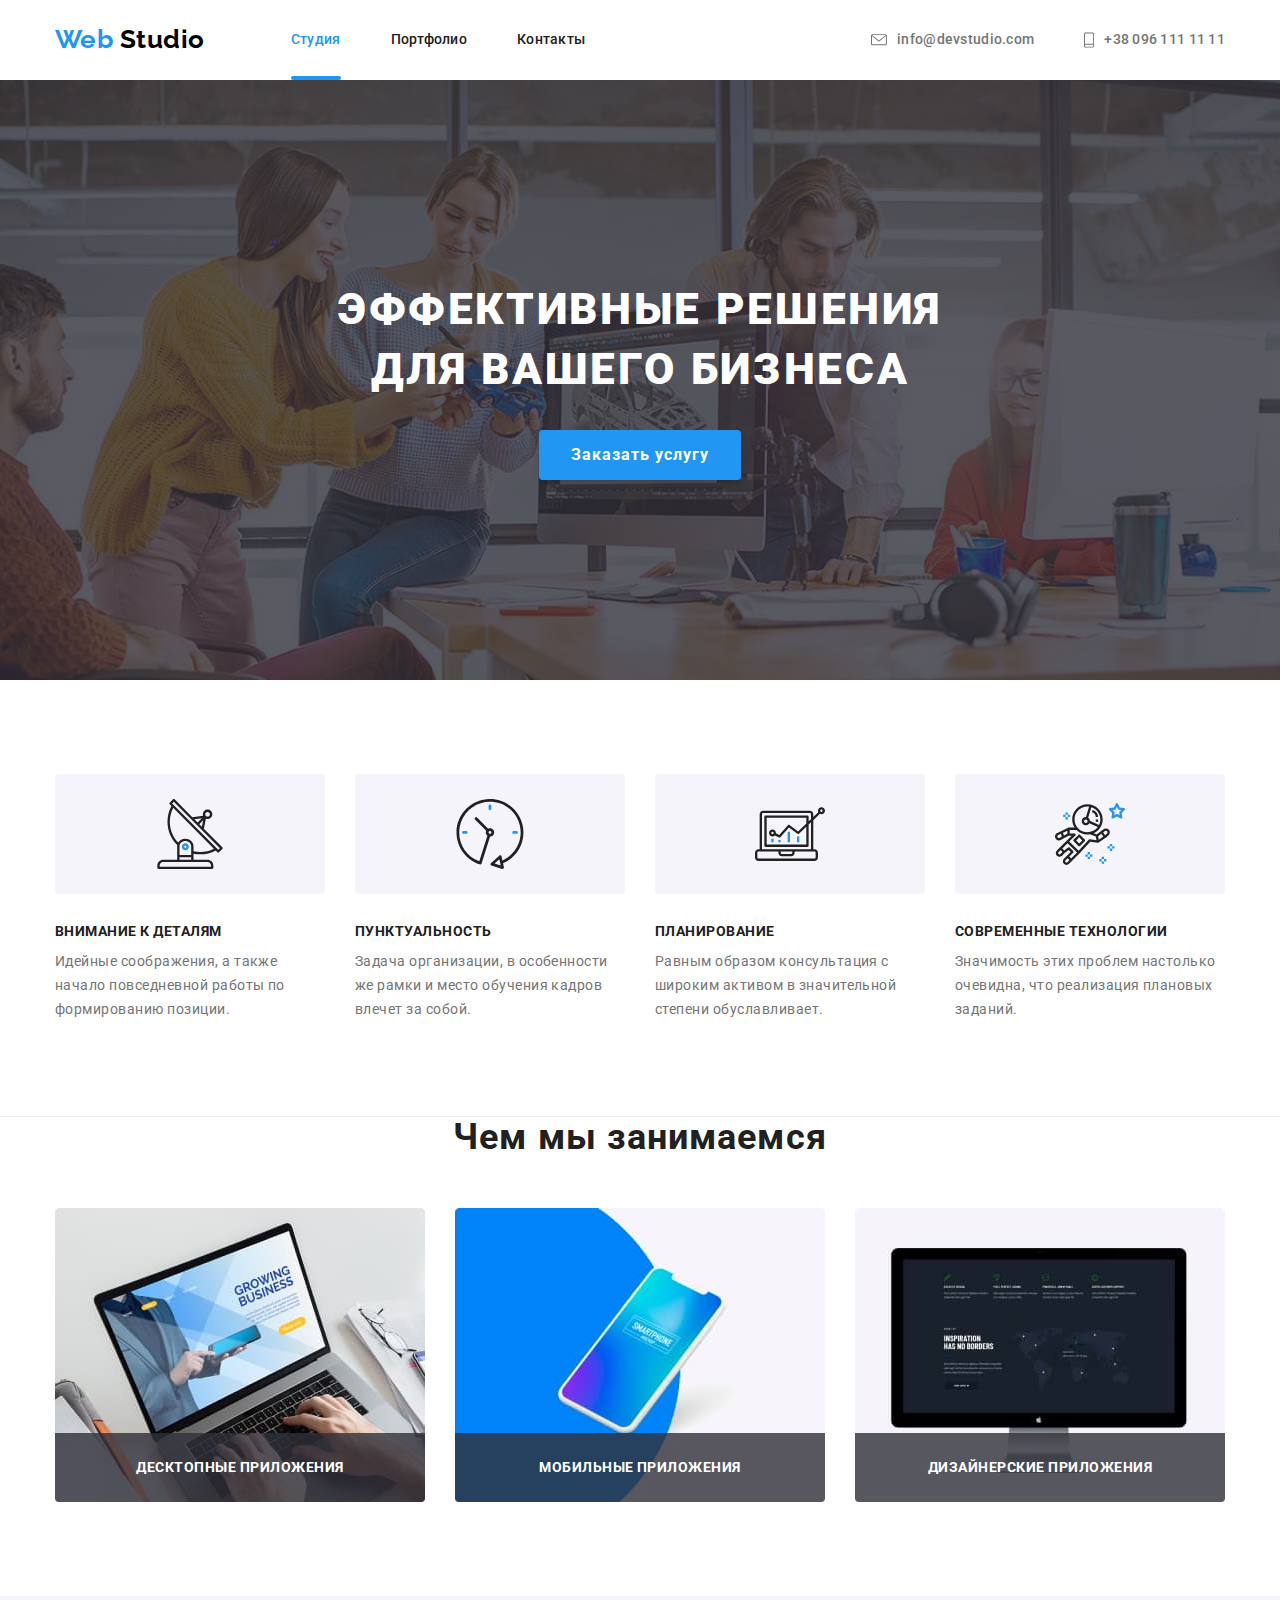
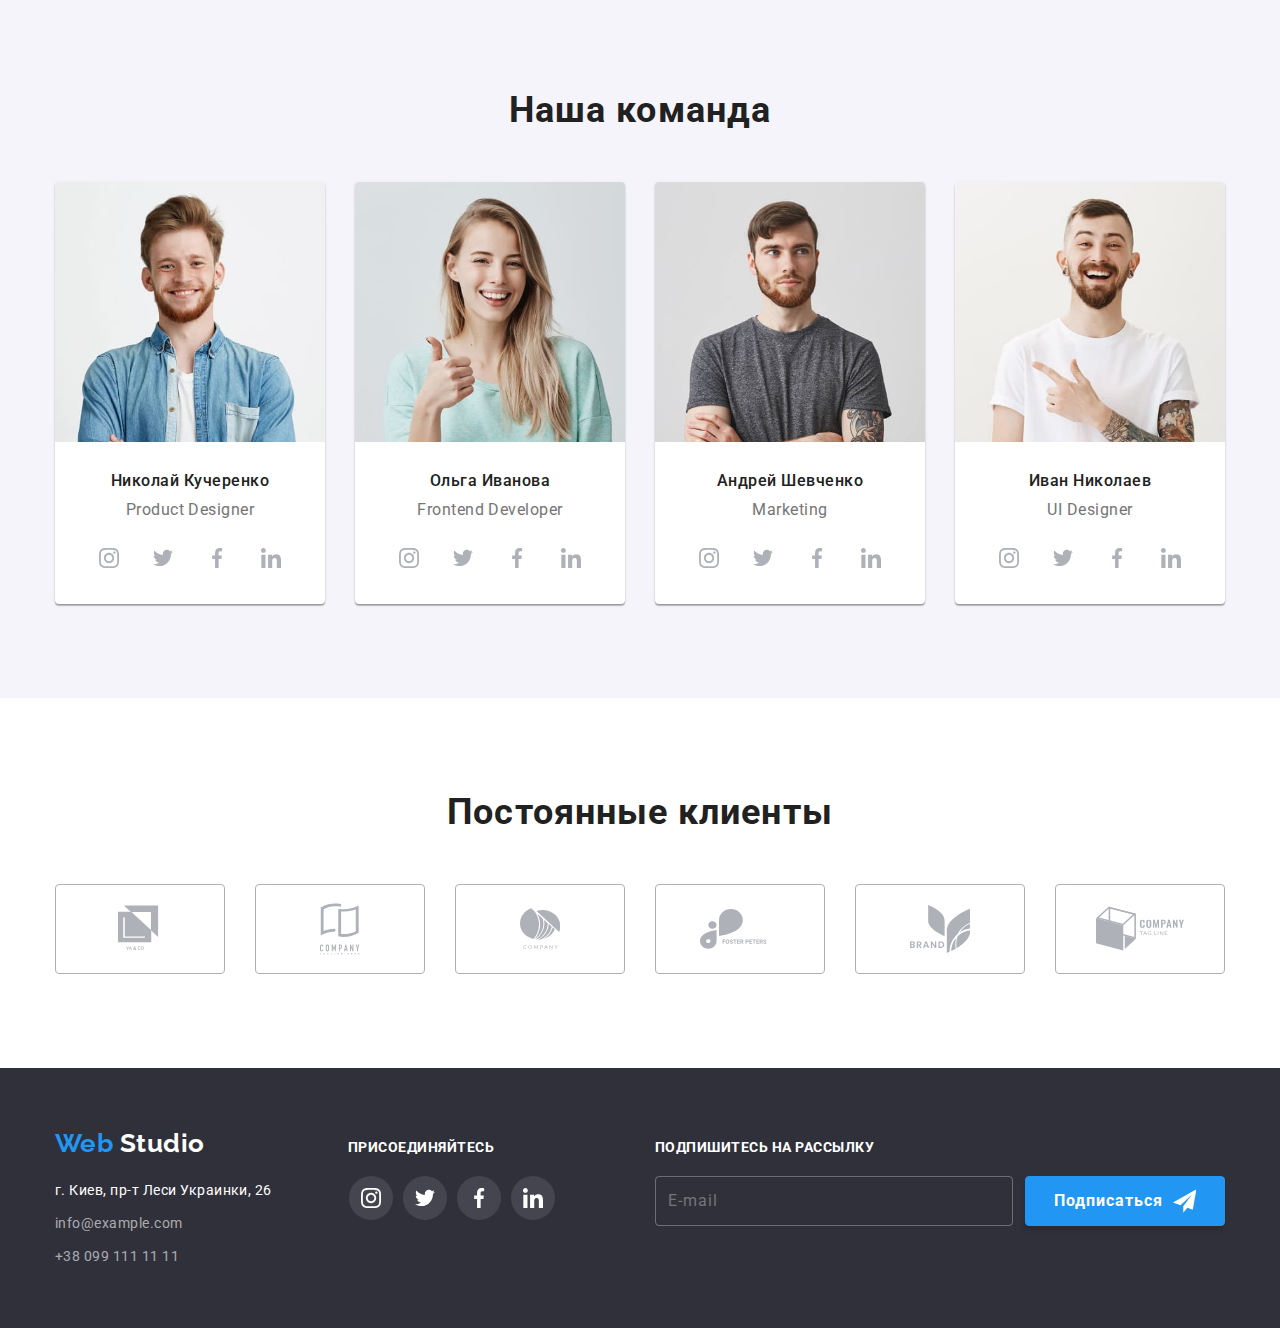
<file: index.html>
<!DOCTYPE html>
<html lang="ru">
  <head>
    <meta charset="UTF-8" />
    <meta name="viewport" content="width=device-width, initial-scale=1.0" />
    <title>Document-Студия</title>
    <link
      href="https://fonts.googleapis.com/css2?family=Raleway:wght@700&family=Roboto:wght@400;500;700;900&display=swap"
      rel="stylesheet"
    />
    <link rel="stylesheet" href="./css/main.min.css" />
  </head>
  <body>
    <header class="header">
      <div class="container">
        <nav class="nav">
          <a href="#" class="logo"><span class="web-logo">Web</span> Studio</a>
          <!-- Кнопка меню для мобильной версии -->
          <button
            class="menu-button"
            aria-expanded="false"
            aria-controls="menu-container"
            data-menu-button
          >
            <svg
              class="menu-button-icon"
              width="40px"
              height="40px"
              aria-label="Переключатель мобильного меню"
            >
              <use class="icon-cross" href="./images/sprite.svg#icon-close_nav"></use>
              <use class="icon-menu" href="./images/sprite.svg#icon-menu_nav"></use>
            </svg>
          </button>

          <div class="menu-nav" id="menu-container" data-menu>
            <ul class="site-nav">
              <li class="item"><a href="./index.html" class="link current">Студия</a></li>
              <li class="item"><a href="./portfolio.html" class="link">Портфолио</a></li>
              <li class="item"><a href="#" class="link">Контакты</a></li>
            </ul>

            <ul class="auth-nav">
              <li class="item">
                <a href="mailto:info@devstudio.com" class="link">
                  <svg class="auth-nav-icon" width="16px" height="12px">
                    <use href="./images/sprite.svg#icon-mail"></use>
                  </svg>
                  info@devstudio.com
                </a>
              </li>
              <li class="item">
                <a href="tel:+38096111111" class="link">
                  <svg class="auth-nav-icon" width="10px" height="16px">
                    <use href="./images/sprite.svg#icon-tel"></use>
                  </svg>
                  +38 096 111 11 11
                </a>
              </li>
            </ul>
          </div>
        </nav>
      </div>
    </header>
    <main>
      <!-- Заголовок герой-->
      <section class="hero">
        <div class="container">
          <h1 class="hero-title">Эффективные решения <br />для вашего бизнеса</h1>
          <a href="#" class="button" data-open-modal>Заказать услугу</a>
        </div>
      </section>
      <!-- Особенности-->
      <section class="section borderbot">
        <div class="container">
          <h2 class="section-title visuallyhidden">Особенности</h2>
          <ul class="feature-list">
            <li class="item">
              <div class="feature-iconset">
                <svg class="feature-icon">
                  <use href="./images/sprite.svg#icon-antenna"></use>
                </svg>
              </div>
              <h3 class="title">Внимание к деталям</h3>
              <p>
                Идейные соображения, а также начало повседневной работы по формированию позиции.
              </p>
            </li>
            <li class="item">
              <div class="feature-iconset">
                <svg class="feature-icon">
                  <use href="./images/sprite.svg#icon-clock"></use>
                </svg>
              </div>
              <h3 class="title">Пунктуальность</h3>
              <p>
                Задача организации, в особенности же рамки и место обучения кадров влечет за собой.
              </p>
            </li>
            <li class="item">
              <div class="feature-iconset">
                <svg class="feature-icon">
                  <use href="./images/sprite.svg#icon-diagram"></use>
                </svg>
              </div>
              <h3 class="title">Планирование</h3>
              <p>
                Равным образом консультация с широким активом в значительной степени обуславливает.
              </p>
            </li>
            <li class="item">
              <div class="feature-iconset">
                <svg class="feature-icon">
                  <use href="./images/sprite.svg#icon-astronaut"></use>
                </svg>
              </div>
              <h3 class="title">Современные технологии</h3>
              <p>Значимость этих проблем настолько очевидна, что реализация плановых заданий.</p>
            </li>
          </ul>
        </div>
      </section>
      <!-- Чем мы занимаемся-->
      <section class="section job">
        <div class="container">
          <h2 class="section-title">Чем мы занимаемся</h2>
          <ul class="job-list">
            <li class="item">
              <a href="#">
                <img
                  srcset="./images/job_descktop.jpg 1x, ./images/job_descktop@2x.jpg 2x"
                  src="./images/job_descktop.jpg"
                  alt="Десктопные приложения"
                  width="370"
                  height="294"
                />
                <h3 class="title">Десктопные приложения</h3>
              </a>
            </li>
            <li class="item">
              <a href="#">
                <img
                  srcset="./images/job_mobile.jpg 1x, ./images/job_mobile@2x.jpg 2x"
                  src="./images/job_mobile.jpg"
                  alt="Мобильные приложения"
                  width="370"
                  height="294"
                />
                <h3 class="title">Мобильные приложения</h3>
              </a>
            </li>
            <li class="item">
              <a href="#">
                <img
                  srcset="./images/job_design.jpg 1x, ./images/job_design@2x.jpg 2x"
                  src="./images/job_design.jpg"
                  alt="Дизайнерские решения"
                  width="370"
                  height="294"
                />
                <h3 class="title">Дизайнерские приложения</h3>
              </a>
            </li>
          </ul>
        </div>
      </section>
      <!-- Наша команда-->
      <section class="section teamsection">
        <div class="container">
          <h2 class="section-title">Наша команда</h2>
          <ul class="team-list">
            <li class="item">
              <div class="thumb">
                <img
                  class="fototeam"
                  alt="Фото специалиста"
                  src="./images/foto1.jpg"
                  srcset="./images/foto1.jpg 1x, ./images/foto1@2x.jpg 2x, ./images/foto1@3x.jpg 3x"
                />
              </div>
              <h3 class="title">Николай Кучеренко</h3>
              <p class="vocation">Product Designer</p>
              <ul class="soclink">
                <li class="item">
                  <a href="#" class="soclink-iconset" aria-label="Ссылка на Instagram">
                    <svg class="soclink-icon">
                      <use href="./images/sprite.svg#icon-instagram"></use>
                    </svg>
                  </a>
                </li>
                <li class="item">
                  <a href="#" class="soclink-iconset" aria-label="Ссылка на Twitter">
                    <svg class="soclink-icon">
                      <use href="./images/sprite.svg#icon-twitter"></use>
                    </svg>
                  </a>
                </li>
                <li class="item">
                  <a href="#" class="soclink-iconset" aria-label="Ссылка на Facebook">
                    <svg class="soclink-icon">
                      <use href="./images/sprite.svg#icon-facebook"></use>
                    </svg>
                  </a>
                </li>
                <li class="item">
                  <a href="#" class="soclink-iconset" aria-label="Ссылка на LinkedIn">
                    <svg class="soclink-icon">
                      <use href="./images/sprite.svg#icon-linkedin"></use>
                    </svg>
                  </a>
                </li>
              </ul>
            </li>
            <li class="item">
              <div class="thumb">
                <img
                  class="fototeam"
                  alt="Фото специалиста"
                  src="./images/foto2.jpg"
                  srcset="./images/foto2.jpg 1x, ./images/foto2@2x.jpg 2x, ./images/foto2@3x.jpg 3x"
                />
              </div>
              <h3 class="title">Ольга Иванова</h3>
              <p class="vocation">Frontend Developer</p>
              <ul class="soclink">
                <li class="item">
                  <a href="#" class="soclink-iconset" aria-label="Ссылка на Instagram">
                    <svg class="soclink-icon">
                      <use href="./images/sprite.svg#icon-instagram"></use>
                    </svg>
                  </a>
                </li>
                <li class="item">
                  <a href="#" class="soclink-iconset" aria-label="Ссылка на Twitter">
                    <svg class="soclink-icon">
                      <use href="./images/sprite.svg#icon-twitter"></use>
                    </svg>
                  </a>
                </li>
                <li class="item">
                  <a href="#" class="soclink-iconset" aria-label="Ссылка на Facebook">
                    <svg class="soclink-icon">
                      <use href="./images/sprite.svg#icon-facebook"></use>
                    </svg>
                  </a>
                </li>
                <li class="item">
                  <a href="#" class="soclink-iconset" aria-label="Ссылка на LinkedIn">
                    <svg class="soclink-icon">
                      <use href="./images/sprite.svg#icon-linkedin"></use>
                    </svg>
                  </a>
                </li>
              </ul>
            </li>
            <li class="item">
              <div class="thumb">
                <img
                  class="fototeam"
                  alt="Фото специалиста"
                  src="./images/foto3.jpg"
                  srcset="./images/foto3.jpg 1x, ./images/foto3@2x.jpg 2x, ./images/foto3@3x.jpg 3x"
                />
              </div>
              <h3 class="title">Андрей Шевченко</h3>
              <p class="vocation">Marketing</p>
              <ul class="soclink">
                <li class="item">
                  <a href="#" class="soclink-iconset" aria-label="Ссылка на Instagram">
                    <svg class="soclink-icon">
                      <use href="./images/sprite.svg#icon-instagram"></use>
                    </svg>
                  </a>
                </li>
                <li class="item">
                  <a href="#" class="soclink-iconset" aria-label="Ссылка на Twitter">
                    <svg class="soclink-icon">
                      <use href="./images/sprite.svg#icon-twitter"></use>
                    </svg>
                  </a>
                </li>
                <li class="item">
                  <a href="#" class="soclink-iconset" aria-label="Ссылка на Facebook">
                    <svg class="soclink-icon">
                      <use href="./images/sprite.svg#icon-facebook"></use>
                    </svg>
                  </a>
                </li>
                <li class="item">
                  <a href="#" class="soclink-iconset" aria-label="Ссылка на LinkedIn">
                    <svg class="soclink-icon">
                      <use href="./images/sprite.svg#icon-linkedin"></use>
                    </svg>
                  </a>
                </li>
              </ul>
            </li>
            <li class="item">
              <div class="thumb">
                <img
                  class="fototeam"
                  alt="Фото специалиста"
                  src="./images/foto4.jpg"
                  srcset="./images/foto4.jpg 1x, ./images/foto4@2x.jpg 2x, ./images/foto4@3x.jpg 3x"
                />
              </div>
              <h3 class="title">Иван Николаев</h3>
              <p class="vocation">UI Designer</p>
              <ul class="soclink">
                <li class="item">
                  <a href="#" class="soclink-iconset" aria-label="Ссылка на Instagram">
                    <svg class="soclink-icon">
                      <use href="./images/sprite.svg#icon-instagram"></use>
                    </svg>
                  </a>
                </li>
                <li class="item">
                  <a href="#" class="soclink-iconset" aria-label="Ссылка на Twitter">
                    <svg class="soclink-icon">
                      <use href="./images/sprite.svg#icon-twitter"></use>
                    </svg>
                  </a>
                </li>
                <li class="item">
                  <a href="#" class="soclink-iconset" aria-label="Ссылка на Facebook">
                    <svg class="soclink-icon">
                      <use href="./images/sprite.svg#icon-facebook"></use>
                    </svg>
                  </a>
                </li>
                <li class="item">
                  <a href="#" class="soclink-iconset" aria-label="Ссылка на LinkedIn">
                    <svg class="soclink-icon">
                      <use href="./images/sprite.svg#icon-linkedin"></use>
                    </svg>
                  </a>
                </li>
              </ul>
            </li>
          </ul>
        </div>
      </section>
      <!-- Постоянные клиенты-->
      <section class="section">
        <div class="container">
          <h2 class="section-title">Постоянные клиенты</h2>
          <ul class="clients">
            <li class="item">
              <a href="#" class="clients-iconset">
                <svg class="clients-icon" width="44px" height="48px">
                  <use href="./images/sprite.svg#icon-logo1"></use>
                </svg>
              </a>
            </li>
            <li class="item">
              <a href="#" class="clients-iconset">
                <svg class="clients-icon" width="40px" height="52px">
                  <use href="./images/sprite.svg#icon-logo2"></use>
                </svg>
              </a>
            </li>
            <li class="item">
              <a href="#" class="clients-iconset">
                <svg class="clients-icon" width="40px" height="42px">
                  <use href="./images/sprite.svg#icon-logo3"></use>
                </svg>
              </a>
            </li>
            <li class="item">
              <a href="#" class="clients-iconset">
                <svg class="clients-icon" width="80px" height="42px">
                  <use href="./images/sprite.svg#icon-logo4"></use>
                </svg>
              </a>
            </li>
            <li class="item">
              <a href="#" class="clients-iconset">
                <svg class="clients-icon" width="60px" height="48px">
                  <use href="./images/sprite.svg#icon-logo5" width="60px" height="48px"></use>
                </svg>
              </a>
            </li>
            <li class="item">
              <a href="#" class="clients-iconset">
                <svg class="clients-icon" width="88px" height="46px">
                  <use href="./images/sprite.svg#icon-logo6" width="88px" height="46px"></use>
                </svg>
              </a>
            </li>
          </ul>
        </div>
      </section>
    </main>
    <footer class="underside">
      <div class="container">
        <div class="underside-container">
          <div class="logo-container">
            <p class="logo"><span class="web-logo">Web</span> Studio</p>
            <address>
              <span class="location">г. Киев, пр-т Леси Украинки, 26</span> <br />
              <span class="mailtel">
                <span class="tel">info@example.com</span> <br />
                +38 099 111 11 11
              </span>
            </address>
          </div>
          <div class="soc-container">
            <b class="title">Присоединяйтесь</b>
            <ul class="soclink">
              <li class="item">
                <a href="#" class="soclink-iconset footersoclink" aria-label="Ссылка на Instagram">
                  <svg class="soclink-icon">
                    <use href="./images/sprite.svg#icon-instagram"></use>
                  </svg>
                </a>
              </li>
              <li class="item">
                <a href="#" class="soclink-iconset footersoclink" aria-label="Ссылка на Twitter">
                  <svg class="soclink-icon">
                    <use href="./images/sprite.svg#icon-twitter"></use>
                  </svg>
                </a>
              </li>
              <li class="item">
                <a href="#" class="soclink-iconset footersoclink" aria-label="Ссылка на Facebook">
                  <svg class="soclink-icon">
                    <use href="./images/sprite.svg#icon-facebook"></use>
                  </svg>
                </a>
              </li>
              <li class="item">
                <a href="#" class="soclink-iconset footersoclink" aria-label="Ссылка на LinkedIn">
                  <svg class="soclink-icon">
                    <use href="./images/sprite.svg#icon-linkedin"></use>
                  </svg>
                </a>
              </li>
            </ul>
          </div>
          <form class="js-speaker-form subscribe-container">
            <b class="title">Подпишитесь на рассылку</b>
            <ul class="subscribe-button">
              <li class="item">
                <input class="subscribe-input" type="email" name="mail" placeholder="E-mail" />
              </li>
              <li class="item">
                <button class="subscribe-submit" type="submit">
                  Подписаться
                  <svg class="send-icon">
                    <use href="./images/sprite.svg#icon-send"></use>
                  </svg>
                </button>
              </li>
            </ul>
          </form>
        </div>
      </div>
    </footer>
    <!-- Фон модалки -->
    <div class="backdrop is-hidden" data-backdrop>
      <!-- Модальное окно -->
      <div class="modal">
        <b class="regform-title">Оставьте свои данные, мы Вам перезвоним</b>
        <form class="js-speaker-form regform">
          <label class="regform-field">
            <input class="regform-input" type="text" name="user-name" placeholder=" " />
            <span class="regform-label">Имя</span>
            <svg class="regform-icon">
              <use href="./images/sprite.svg#icon-person-black"></use>
            </svg>
          </label>

          <label class="regform-field">
            <input class="regform-input" type="tel" name="user-tel" placeholder=" " />
            <span class="regform-label">Телефон</span>
            <svg class="regform-icon">
              <use href="./images/sprite.svg#icon-phone-black"></use>
            </svg>
          </label>

          <label class="regform-field">
            <input class="regform-input" type="email" name="user-mail" placeholder=" " />
            <span class="regform-label">Почта</span>
            <svg class="regform-icon">
              <use href="./images/sprite.svg#icon-email-black"></use>
            </svg>
          </label>

          <label class="regform-field comment">
            <textarea
              class="regform-input"
              name="user-comment"
              cols="30"
              rows="10"
              placeholder=" "
            ></textarea>
            <span class="regform-label comment">Комментарий</span>
          </label>

          <label class="regform-checkbox">
            <input class="input-checkbox" type="checkbox" name="checkbox" />
            <span class="label-checkbox">
              Соглашаюсь с рассылкой и принимаю <a href="#">Условия договора</a>
            </span>
          </label>
          <button class="regform-submit" type="submit">Отправить</button>
        </form>
        <button class="regform-close" data-close-modal>
          <svg width="18px" height="18px">
            <use href="./images/sprite.svg#icon-close-black"></use>
          </svg>
        </button>
      </div>
    </div>
    <script src="./js/testinput.js"></script>
    <script src="./js/modal.js"></script>
    <script src="./js/menu.js"></script>
  </body>
</html>
</file>
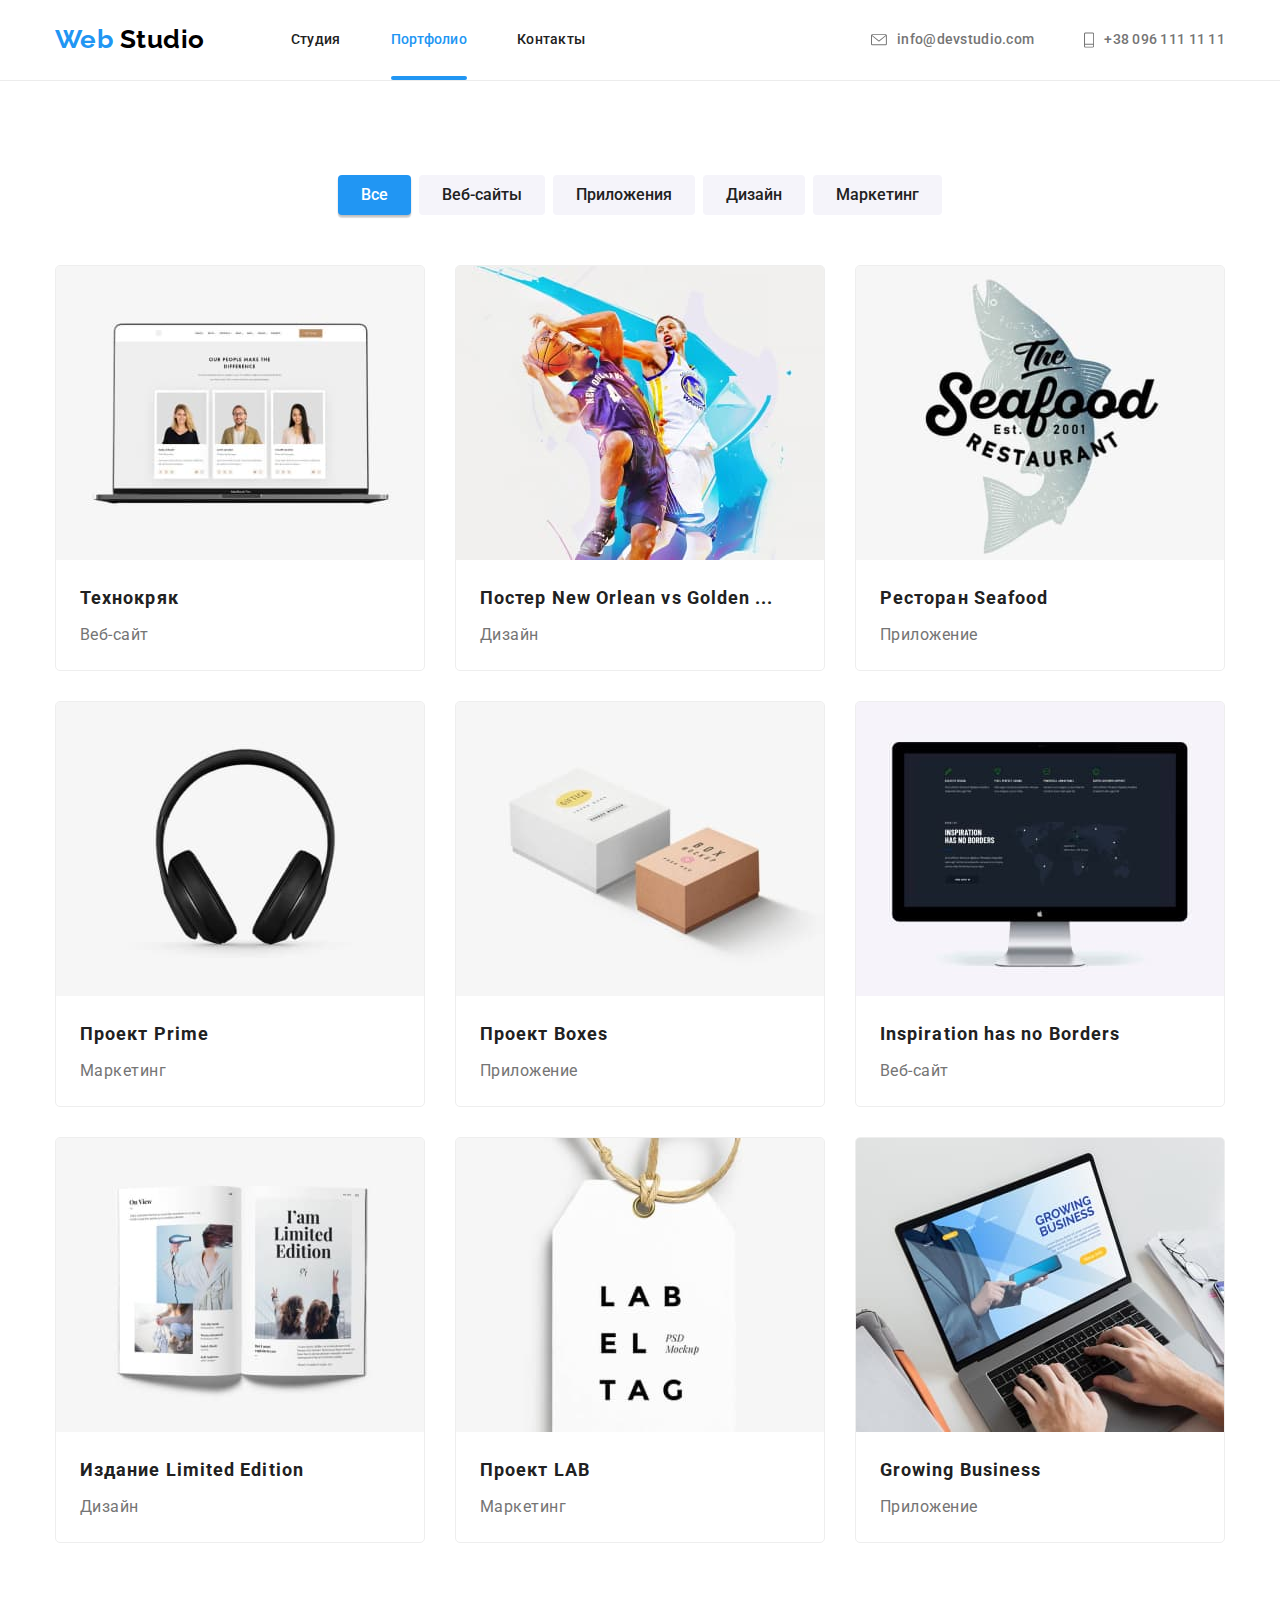
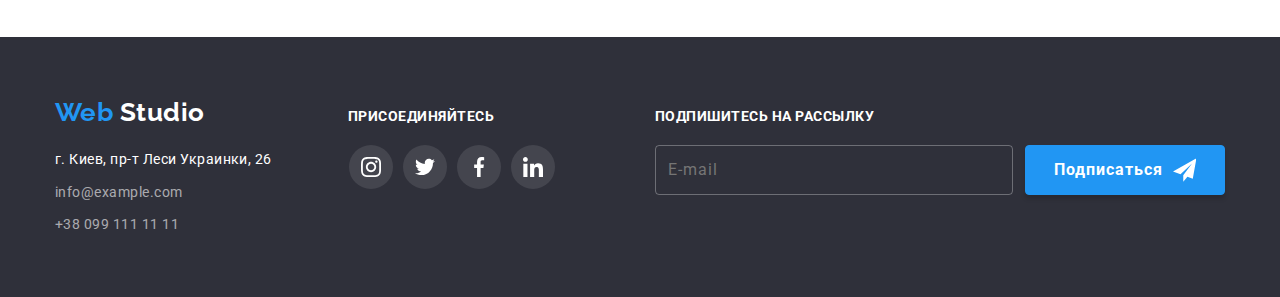
<file: portfolio.html>
<!DOCTYPE html>
<html lang="ru">
  <head>
    <meta charset="UTF-8" />
    <meta name="viewport" content="width=device-width, initial-scale=1.0" />
    <title>Document-Портфолио</title>
    <link
      href="https://fonts.googleapis.com/css2?family=Raleway:wght@700&family=Roboto:wght@400;500;700;900&display=swap"
      rel="stylesheet"
    />
    <link
      rel="stylesheet"
      href="https://cdnjs.cloudflare.com/ajax/libs/modern-normalize/0.6.0/modern-normalize.min.css"
    />
    <link rel="stylesheet" href="./css/main.min.css" />
  </head>
  <body>
    <header class="header borderbot">
      <div class="container">
        <nav class="nav">
          <a href="#" class="logo"><span class="web-logo">Web</span> Studio</a>
          <!-- Кнопка меню для мобильной версии -->
          <button
            class="menu-button"
            aria-expanded="false"
            aria-controls="menu-container"
            data-menu-button
          >
            <svg
              class="menu-button-icon"
              width="40px"
              height="40px"
              aria-label="Переключатель мобильного меню"
            >
              <use class="icon-cross" href="./images/sprite.svg#icon-close_nav"></use>
              <use class="icon-menu" href="./images/sprite.svg#icon-menu_nav"></use>
            </svg>
          </button>

          <div class="menu-nav" id="menu-container" data-menu>
            <ul class="site-nav">
              <li class="item"><a href="./index.html" class="link">Студия</a></li>
              <li class="item"><a href="./portfolio.html" class="link current">Портфолио</a></li>
              <li class="item"><a href="#" class="link">Контакты</a></li>
            </ul>

            <ul class="auth-nav">
              <li class="item">
                <a href="mailto:info@devstudio.com" class="link">
                  <svg class="auth-nav-icon" width="16px" height="12px">
                    <use href="./images/sprite.svg#icon-mail"></use>
                  </svg>
                  info@devstudio.com
                </a>
              </li>
              <li class="item">
                <a href="tel:+38096111111" class="link">
                  <svg class="auth-nav-icon" width="10px" height="16px">
                    <use href="./images/sprite.svg#icon-tel"></use>
                  </svg>
                  +38 096 111 11 11
                </a>
              </li>
            </ul>
          </div>
        </nav>
      </div>
    </header>
    <main>
      <!-- Заголовок наши работы-->
      <section class="section">
        <div class="container">
          <ul class="works-select">
            <li class="item"><button class="buttonselect active">Все</button></li>
            <li class="item"><button class="buttonselect">Веб-сайты</button></li>
            <li class="item"><button class="buttonselect">Приложения</button></li>
            <li class="item"><button class="buttonselect">Дизайн</button></li>
            <li class="item"><button class="buttonselect">Маркетинг</button></li>
          </ul>
          <ul class="works-card">
            <li class="item">
              <a href="#">
                <div class="works-imagetext">
                  <img
                    class="works-image"
                    alt="работы"
                    src="./images/work1_370.jpg"
                    srcset="
                      ./images/work1_354.jpg    354w,
                      ./images/work1_354_2x.jpg 708w,
                      ./images/work1_370.jpg    370w,
                      ./images/work1_370_2x.jpg 740w,
                      ./images/work1_450.jpg    450w,
                      ./images/work1_450_2x.jpg 900w
                    "
                    sizes="(min-width: 1200px) 370px, (min-width: 768px) 354px, (min-width: 480px) 450px, (max-width: 450px) 450px, 100vw"
                  />
                  <p class="works-declar">
                    Технокряк это современная площадка распространения коронавируса. Компании
                    используют эту платформу для цифрового шпионажа и атак на защищённые сервера
                    конкурентов.
                  </p>
                </div>
                <div class="work-suite">
                  <h2 class="works-title">Технокряк</h2>
                  <p class="works-type">Веб-сайт</p>
                </div>
              </a>
            </li>
            <li class="item">
              <a href="#">
                <div class="works-imagetext">
                  <img
                    class="works-image"
                    alt="работы"
                    src="./images/work2_370.jpg"
                    srcset="
                      ./images/work2_354.jpg    354w,
                      ./images/work2_354_2x.jpg 708w,
                      ./images/work2_370.jpg    370w,
                      ./images/work2_370_2x.jpg 740w,
                      ./images/work2_450.jpg    450w,
                      ./images/work2_450_2x.jpg 900w
                    "
                    sizes="(min-width: 1200px) 370px, (min-width: 768px) 354px, (min-width: 480px) 450px, (max-width: 450px) 450px, 100vw"
                  />
                  <p class="works-declar">
                    Технокряк это современная площадка распространения коронавируса. Компании
                    используют эту платформу для цифрового шпионажа и атак на защищённые сервера
                    конкурентов.
                  </p>
                </div>
                <div class="work-suite">
                  <h2 class="works-title">Постер New Orlean vs Golden ...</h2>
                  <p class="works-type">Дизайн</p>
                </div>
              </a>
            </li>
            <li class="item">
              <a href="#">
                <div class="works-imagetext">
                  <img
                    class="works-image"
                    alt="работы"
                    src="./images/work3_370.jpg"
                    srcset="
                      ./images/work3_354.jpg    354w,
                      ./images/work3_354_2x.jpg 708w,
                      ./images/work3_370.jpg    370w,
                      ./images/work3_370_2x.jpg 740w,
                      ./images/work3_450.jpg    450w,
                      ./images/work3_450_2x.jpg 900w
                    "
                    sizes="(min-width: 1200px) 370px, (min-width: 768px) 354px, (min-width: 480px) 450px, (max-width: 450px) 450px, 100vw"
                  />
                  <p class="works-declar">
                    Технокряк это современная площадка распространения коронавируса. Компании
                    используют эту платформу для цифрового шпионажа и атак на защищённые сервера
                    конкурентов.
                  </p>
                </div>
                <div class="work-suite">
                  <h2 class="works-title">Ресторан Seafood</h2>
                  <p class="works-type">Приложение</p>
                </div>
              </a>
            </li>
            <li class="item">
              <a href="#">
                <div class="works-imagetext">
                  <img
                    class="works-image"
                    alt="работы"
                    src="./images/work4_370.jpg"
                    srcset="
                      ./images/work4_354.jpg    354w,
                      ./images/work4_354_2x.jpg 708w,
                      ./images/work4_370.jpg    370w,
                      ./images/work4_370_2x.jpg 740w,
                      ./images/work4_450.jpg    450w,
                      ./images/work4_450_2x.jpg 900w
                    "
                    sizes="(min-width: 1200px) 370px, (min-width: 768px) 354px, (min-width: 480px) 450px, (max-width: 450px) 450px, 100vw"
                  />
                  <p class="works-declar">
                    Технокряк это современная площадка распространения коронавируса. Компании
                    используют эту платформу для цифрового шпионажа и атак на защищённые сервера
                    конкурентов.
                  </p>
                </div>
                <div class="work-suite">
                  <h2 class="works-title">Проект Prime</h2>
                  <p class="works-type">Маркетинг</p>
                </div>
              </a>
            </li>
            <li class="item">
              <a href="#">
                <div class="works-imagetext">
                  <img
                    class="works-image"
                    alt="работы"
                    src="./images/work5_370.jpg"
                    srcset="
                      ./images/work5_354.jpg    354w,
                      ./images/work5_354_2x.jpg 708w,
                      ./images/work5_370.jpg    370w,
                      ./images/work5_370_2x.jpg 740w,
                      ./images/work5_450.jpg    450w,
                      ./images/work5_450_2x.jpg 900w
                    "
                    sizes="(min-width: 1200px) 370px, (min-width: 768px) 354px, (min-width: 480px) 450px, (max-width: 450px) 450px, 100vw"
                  />
                  <p class="works-declar">
                    Технокряк это современная площадка распространения коронавируса. Компании
                    используют эту платформу для цифрового шпионажа и атак на защищённые сервера
                    конкурентов.
                  </p>
                </div>
                <div class="work-suite">
                  <h2 class="works-title">Проект Boxes</h2>
                  <p class="works-type">Приложение</p>
                </div>
              </a>
            </li>
            <li class="item">
              <a href="#">
                <div class="works-imagetext">
                  <img
                    class="works-image"
                    alt="работы"
                    src="./images/work6_370.jpg"
                    srcset="
                      ./images/work6_354.jpg    354w,
                      ./images/work6_354_2x.jpg 708w,
                      ./images/work6_370.jpg    370w,
                      ./images/work6_370_2x.jpg 740w,
                      ./images/work6_450.jpg    450w,
                      ./images/work6_450_2x.jpg 900w
                    "
                    sizes="(min-width: 1200px) 370px, (min-width: 768px) 354px, (min-width: 480px) 450px, (max-width: 450px) 450px, 100vw"
                  />
                  <p class="works-declar">
                    Технокряк это современная площадка распространения коронавируса. Компании
                    используют эту платформу для цифрового шпионажа и атак на защищённые сервера
                    конкурентов.
                  </p>
                </div>
                <div class="work-suite">
                  <h2 class="works-title">Inspiration has no Borders</h2>
                  <p class="works-type">Веб-сайт</p>
                </div>
              </a>
            </li>
            <li class="item">
              <a href="#">
                <div class="works-imagetext">
                  <img
                    class="works-image"
                    alt="работы"
                    src="./images/work7_370.jpg"
                    srcset="
                      ./images/work7_354.jpg    354w,
                      ./images/work7_354_2x.jpg 708w,
                      ./images/work7_370.jpg    370w,
                      ./images/work7_370_2x.jpg 740w,
                      ./images/work7_450.jpg    450w,
                      ./images/work7_450_2x.jpg 900w
                    "
                    sizes="(min-width: 1200px) 370px, (min-width: 768px) 354px, (min-width: 480px) 450px, (max-width: 450px) 450px, 100vw"
                  />
                  <p class="works-declar">
                    Технокряк это современная площадка распространения коронавируса. Компании
                    используют эту платформу для цифрового шпионажа и атак на защищённые сервера
                    конкурентов.
                  </p>
                </div>
                <div class="work-suite">
                  <h2 class="works-title">Издание Limited Edition</h2>
                  <p class="works-type">Дизайн</p>
                </div>
              </a>
            </li>
            <li class="item">
              <a href="#">
                <div class="works-imagetext">
                  <img
                    class="works-image"
                    alt="работы"
                    src="./images/work8_370.jpg"
                    srcset="
                      ./images/work8_354.jpg    354w,
                      ./images/work8_354_2x.jpg 708w,
                      ./images/work8_370.jpg    370w,
                      ./images/work8_370_2x.jpg 740w,
                      ./images/work8_450.jpg    450w,
                      ./images/work8_450_2x.jpg 900w
                    "
                    sizes="(min-width: 1200px) 370px, (min-width: 768px) 354px, (min-width: 480px) 450px, (max-width: 450px) 450px, 100vw"
                  />
                  <p class="works-declar">
                    Технокряк это современная площадка распространения коронавируса. Компании
                    используют эту платформу для цифрового шпионажа и атак на защищённые сервера
                    конкурентов.
                  </p>
                </div>
                <div class="work-suite">
                  <h2 class="works-title">Проект LAB</h2>
                  <p class="works-type">Маркетинг</p>
                </div>
              </a>
            </li>
            <li class="item">
              <a href="#">
                <div class="works-imagetext">
                  <img
                    class="works-image"
                    alt="работы"
                    src="./images/work9_370.jpg"
                    srcset="
                      ./images/work9_354.jpg    354w,
                      ./images/work9_354_2x.jpg 708w,
                      ./images/work9_370.jpg    370w,
                      ./images/work9_370_2x.jpg 740w,
                      ./images/work9_450.jpg    450w,
                      ./images/work9_450_2x.jpg 900w
                    "
                    sizes="(min-width: 1200px) 370px, (min-width: 768px) 354px, (min-width: 480px) 450px, (max-width: 450px) 450px, 100vw"
                  />
                  <p class="works-declar">
                    Технокряк это современная площадка распространения коронавируса. Компании
                    используют эту платформу для цифрового шпионажа и атак на защищённые сервера
                    конкурентов.
                  </p>
                </div>
                <div class="work-suite">
                  <h2 class="works-title">Growing Business</h2>
                  <p class="works-type">Приложение</p>
                </div>
              </a>
            </li>
          </ul>
        </div>
      </section>
    </main>
    <footer class="underside">
      <div class="container">
        <div class="underside-container">
          <div class="logo-container">
            <p class="logo"><span class="web-logo">Web</span> Studio</p>
            <address>
              <span class="location">г. Киев, пр-т Леси Украинки, 26</span> <br />
              <span class="mailtel">
                <span class="tel">info@example.com</span> <br />
                +38 099 111 11 11
              </span>
            </address>
          </div>
          <div class="soc-container">
            <b class="title">Присоединяйтесь</b>
            <ul class="soclink">
              <li class="item">
                <a href="#" class="soclink-iconset footersoclink" aria-label="Ссылка на Instagram">
                  <svg class="soclink-icon">
                    <use href="./images/sprite.svg#icon-instagram"></use>
                  </svg>
                </a>
              </li>
              <li class="item">
                <a href="#" class="soclink-iconset footersoclink" aria-label="Ссылка на Twitter">
                  <svg class="soclink-icon">
                    <use href="./images/sprite.svg#icon-twitter"></use>
                  </svg>
                </a>
              </li>
              <li class="item">
                <a href="#" class="soclink-iconset footersoclink" aria-label="Ссылка на Facebook">
                  <svg class="soclink-icon">
                    <use href="./images/sprite.svg#icon-facebook"></use>
                  </svg>
                </a>
              </li>
              <li class="item">
                <a href="#" class="soclink-iconset footersoclink" aria-label="Ссылка на LinkedIn">
                  <svg class="soclink-icon">
                    <use href="./images/sprite.svg#icon-linkedin"></use>
                  </svg>
                </a>
              </li>
            </ul>
          </div>
          <form class="js-speaker-form subscribe-container">
            <b class="title">Подпишитесь на рассылку</b>
            <ul class="subscribe-button">
              <li class="item">
                <input class="subscribe-input" type="email" name="mail" placeholder="E-mail" />
              </li>
              <li class="item">
                <button class="subscribe-submit" type="submit">
                  Подписаться
                  <svg class="send-icon">
                    <use href="./images/sprite.svg#icon-send"></use>
                  </svg>
                </button>
              </li>
            </ul>
          </form>
        </div>
      </div>
    </footer>
    <script src="./js/testinput.js"></script>
    <script src="./js/menu.js"></script>
  </body>
</html>
</file>
<file: css/main.min.css>
/*! modern-normalize v0.6.0 | MIT License | https://github.com/sindresorhus/modern-normalize */*,::after,::before{-webkit-box-sizing:border-box;box-sizing:border-box}:root{-moz-tab-size:4;-o-tab-size:4;tab-size:4}html{line-height:1.15;-webkit-text-size-adjust:100%}body{margin:0}body{font-family:system-ui,-apple-system,'Segoe UI',Roboto,Helvetica,Arial,sans-serif,'Apple Color Emoji','Segoe UI Emoji'}hr{height:0}abbr[title]{-webkit-text-decoration:underline dotted;text-decoration:underline dotted}b,strong{font-weight:bolder}code,kbd,pre,samp{font-family:SFMono-Regular,Consolas,'Liberation Mono',Menlo,monospace;font-size:1em}small{font-size:80%}sub,sup{font-size:75%;line-height:0;position:relative;vertical-align:baseline}sub{bottom:-.25em}sup{top:-.5em}button,input,optgroup,select,textarea{font-family:inherit;font-size:100%;line-height:1.15;margin:0}button,select{text-transform:none}[type=button],[type=reset],[type=submit],button{-webkit-appearance:button}[type=button]::-moz-focus-inner,[type=reset]::-moz-focus-inner,[type=submit]::-moz-focus-inner,button::-moz-focus-inner{border-style:none;padding:0}[type=button]:-moz-focusring,[type=reset]:-moz-focusring,[type=submit]:-moz-focusring,button:-moz-focusring{outline:1px dotted ButtonText}fieldset{padding:.35em .75em .625em}legend{padding:0}progress{vertical-align:baseline}[type=number]::-webkit-inner-spin-button,[type=number]::-webkit-outer-spin-button{height:auto}[type=search]{-webkit-appearance:textfield;outline-offset:-2px}[type=search]::-webkit-search-decoration{-webkit-appearance:none}::-webkit-file-upload-button{-webkit-appearance:button;font:inherit}summary{display:list-item}.visuallyhidden{position:absolute;width:1px;height:1px;margin:-1px;border:0;padding:0;clip:rect(0 0 0 0);overflow:hidden}body{background-color:#ffffff;color:#757575;font-family:Roboto, sans-serif;letter-spacing:0.03em}body.modal-open{overflow:hidden}ul{list-style:none;margin:0;padding:0}a{text-decoration:none}.container{padding-left:15px;padding-right:15px;margin:0 auto}@media screen and (min-width: 480px){.container{width:480px}}@media screen and (min-width: 768px){.container{width:768px}}@media screen and (min-width: 1200px){.container{width:1200px}}.section{padding-top:60px;padding-bottom:60px}@media screen and (min-width: 1200px){.section{padding-top:94px;padding-bottom:94px}}.section-title{margin-top:0;margin-bottom:50px;color:#212121;font-weight:700;font-size:36px;line-height:1.16;text-align:center;letter-spacing:0.03em}.soclink{display:-webkit-box;display:-ms-flexbox;display:flex;-webkit-box-pack:center;-ms-flex-pack:center;justify-content:center;margin-bottom:24px}.soclink .item:not(:last-child){margin-right:10px}.soclink-iconset{display:-webkit-box;display:-ms-flexbox;display:flex;-webkit-box-pack:center;-ms-flex-pack:center;justify-content:center;-webkit-box-align:center;-ms-flex-align:center;align-items:center;width:44px;height:44px;border-radius:50%;color:#afb1b8;-webkit-transition:color 250ms cubic-bezier(0.4, 0, 0.2, 1),background-color 250ms cubic-bezier(0.4, 0, 0.2, 1);transition:color 250ms cubic-bezier(0.4, 0, 0.2, 1),background-color 250ms cubic-bezier(0.4, 0, 0.2, 1)}.soclink-iconset:hover,.soclink-iconset:focus{background-color:#2196f3;color:#ffffff}.soclink-icon{width:20px;height:20px;fill:currentColor}.button,.subscribe-submit,.regform-submit{display:inline-block;min-width:200px;padding:10px 32px;font-weight:700;font-size:16px;line-height:1.87;letter-spacing:0.06em;text-align:center;color:#ffffff;background-color:#2196f3;border-radius:4px;-webkit-box-shadow:0px 4px 4px rgba(0,0,0,0.15);box-shadow:0px 4px 4px rgba(0,0,0,0.15)}.header{position:relative}.borderbot{border-bottom:1px solid #ececec}.nav{display:-webkit-box;display:-ms-flexbox;display:flex;-webkit-box-align:center;-ms-flex-align:center;align-items:center}.logo{color:#000000;font-family:Raleway, sans-serif;font-weight:700;font-size:24px;line-height:1.16}@media screen and (min-width: 1200px){.logo{font-size:26px;line-height:1.2}}.web-logo{color:#2196f3}.menu-button{display:-webkit-inline-box;display:-ms-inline-flexbox;display:inline-flex;padding:0;margin-left:auto;margin-top:10px;margin-bottom:10px;border:none;background-color:transparent;-webkit-transition:fill 250ms cubic-bezier(0.4, 0, 0.2, 1);transition:fill 250ms cubic-bezier(0.4, 0, 0.2, 1)}@media screen and (min-width: 767px){.menu-button{display:none}}.menu-button:hover,.menu-button:focus{fill:#2196f3}.menu-button-icon{display:block}.menu-button .icon-cross{display:none}.menu-button.is-open .icon-cross{display:block}.menu-button.is-open .icon-menu{display:none}@media screen and (max-width: 767px){.menu-nav{display:none}.menu-nav.is-open{position:absolute;z-index:1;top:100%;left:0;width:100%;display:-webkit-inline-box;display:-ms-inline-flexbox;display:inline-flex;-webkit-box-orient:vertical;-webkit-box-direction:normal;-ms-flex-direction:column;flex-direction:column;-webkit-box-align:center;-ms-flex-align:center;align-items:center;padding-bottom:60px;background-color:#ffffff;border-top:1px solid #ececec}}@media screen and (min-width: 768px){.menu-nav{display:-webkit-box;display:-ms-flexbox;display:flex;-webkit-box-flex:1;-ms-flex-positive:1;flex-grow:1;-webkit-box-align:center;-ms-flex-align:center;align-items:center}}.menu-nav .site-nav{display:-webkit-box;display:-ms-flexbox;display:flex}@media screen and (max-width: 767px){.menu-nav .site-nav{-webkit-box-orient:vertical;-webkit-box-direction:normal;-ms-flex-direction:column;flex-direction:column;-webkit-box-align:center;-ms-flex-align:center;align-items:center;-webkit-box-pack:justify;-ms-flex-pack:justify;justify-content:space-between;height:156px;margin:50px 0px}}@media screen and (min-width: 768px){.menu-nav .site-nav{margin-left:81px}}@media screen and (min-width: 1200px){.menu-nav .site-nav{margin-left:86px}}.site-nav .item{position:relative}@media screen and (min-width: 768px){.site-nav .item:not(:last-child){margin-right:50px}}.site-nav .link{display:block;padding-top:10px;padding-bottom:10px;color:#212121;font-weight:500;font-size:18px;line-height:1.16;letter-spacing:0.02em;-webkit-transition-property:color;transition-property:color;-webkit-transition-duration:250ms;transition-duration:250ms;-webkit-transition-timing-function:cubic-bezier(0.4, 0, 0.2, 1);transition-timing-function:cubic-bezier(0.4, 0, 0.2, 1)}@media screen and (min-width: 768px){.site-nav .link{padding-top:32px;padding-bottom:32px;font-size:14px;line-height:1.14}}.site-nav .link:hover,.site-nav .link:focus{color:#2196f3}.site-nav .link.current{color:#2196f3}.site-nav .link.current:after{content:'';position:absolute;bottom:0px;left:0px;height:4px;width:100%;border-radius:2px;background:#2196f3}.auth-nav{display:-webkit-box;display:-ms-flexbox;display:flex}@media screen and (max-width: 767px){.auth-nav{-webkit-box-orient:vertical;-webkit-box-direction:normal;-ms-flex-direction:column;flex-direction:column;-webkit-box-align:center;-ms-flex-align:center;align-items:center}}@media screen and (min-width: 768px) and (max-width: 1199px){.auth-nav{-webkit-box-orient:vertical;-webkit-box-direction:normal;-ms-flex-direction:column;flex-direction:column;-webkit-box-align:start;-ms-flex-align:start;align-items:flex-start}}@media screen and (min-width: 768px){.auth-nav{margin-left:auto}}@media screen and (min-width: 1200px){.auth-nav .item+.item{margin-left:50px}}@media screen and (max-width: 767px){.auth-nav .item:nth-child(1){margin-bottom:16px}}@media screen and (min-width: 768px) and (max-width: 1199px){.auth-nav .item:nth-child(1){margin-bottom:10px}}.auth-nav .link{display:-webkit-box;display:-ms-flexbox;display:flex;-webkit-box-align:center;-ms-flex-align:center;align-items:center;color:#757575;font-weight:500;font-size:18px;line-height:1.16;letter-spacing:0.02em;-webkit-transition:color 250ms cubic-bezier(0.4, 0, 0.2, 1);transition:color 250ms cubic-bezier(0.4, 0, 0.2, 1)}@media screen and (min-width: 768px){.auth-nav .link{font-size:14px;line-height:1.14}}.auth-nav .link:hover,.auth-nav .link:focus{color:#2196f3}.auth-nav-icon{margin-right:10px;fill:currentColor}.hero{text-align:center;max-width:480px;height:400px;margin-left:auto;margin-right:auto;padding-top:118px;background-position:center;background-size:cover;background-image:-webkit-gradient(linear, left top, left bottom, from(rgba(47,48,58,0.8)), to(rgba(47,48,58,0.8))),url("../images/hero-mobi.jpg");background-image:linear-gradient(rgba(47,48,58,0.8), rgba(47,48,58,0.8)),url("../images/hero-mobi.jpg")}@media screen and (min-device-pixel-ratio: 2), screen and (-webkit-min-device-pixel-ratio: 2), screen and (min-resolution: 192dpi), screen and (min-resolution: 2dppx){.hero{background-image:-webkit-gradient(linear, left top, left bottom, from(rgba(47,48,58,0.8)), to(rgba(47,48,58,0.8))),url("../images/hero-mobi@2x.jpg");background-image:linear-gradient(rgba(47,48,58,0.8), rgba(47,48,58,0.8)),url("../images/hero-mobi@2x.jpg")}}@media screen and (min-width: 481px){.hero{max-width:768px;background-image:-webkit-gradient(linear, left top, left bottom, from(rgba(47,48,58,0.8)), to(rgba(47,48,58,0.8))),url("../images/hero-plan.jpg");background-image:linear-gradient(rgba(47,48,58,0.8), rgba(47,48,58,0.8)),url("../images/hero-plan.jpg")}}@media screen and (min-width: 481px) and (min-device-pixel-ratio: 2), screen and (min-width: 481px) and (-webkit-min-device-pixel-ratio: 2), screen and (min-width: 481px) and (min-resolution: 192dpi), screen and (min-width: 481px) and (min-resolution: 2dppx){.hero{background-image:-webkit-gradient(linear, left top, left bottom, from(rgba(47,48,58,0.8)), to(rgba(47,48,58,0.8))),url("../images/hero-plan@2x.jpg");background-image:linear-gradient(rgba(47,48,58,0.8), rgba(47,48,58,0.8)),url("../images/hero-plan@2x.jpg")}}@media screen and (min-width: 769px){.hero{max-width:1199px;height:400px;background-image:-webkit-gradient(linear, left top, left bottom, from(rgba(47,48,58,0.8)), to(rgba(47,48,58,0.8))),url("../images/hero.jpg");background-image:linear-gradient(rgba(47,48,58,0.8), rgba(47,48,58,0.8)),url("../images/hero.jpg")}}@media screen and (min-width: 769px) and (min-device-pixel-ratio: 2), screen and (min-width: 769px) and (-webkit-min-device-pixel-ratio: 2), screen and (min-width: 769px) and (min-resolution: 192dpi), screen and (min-width: 769px) and (min-resolution: 2dppx){.hero{background-image:-webkit-gradient(linear, left top, left bottom, from(rgba(47,48,58,0.8)), to(rgba(47,48,58,0.8))),url("../images/hero@2x.jpg");background-image:linear-gradient(rgba(47,48,58,0.8), rgba(47,48,58,0.8)),url("../images/hero@2x.jpg")}}@media screen and (min-width: 1200px){.hero{max-width:1600px;height:600px;padding-top:200px}}.hero-title{margin-top:0;margin-bottom:30px;color:#ffffff;font-weight:900;font-size:26px;line-height:1.62;letter-spacing:0.06em;text-transform:uppercase}@media screen and (min-width: 1200px){.hero-title{font-size:44px;line-height:1.36}}@media screen and (min-width: 768px){.feature-list{display:-webkit-box;display:-ms-flexbox;display:flex;-webkit-box-pack:justify;-ms-flex-pack:justify;justify-content:space-between;-ms-flex-wrap:wrap;flex-wrap:wrap}}@media screen and (min-width: 768px){.feature-list .item{width:354px}}@media screen and (min-width: 1200px){.feature-list .item{width:270px}}@media screen and (max-width: 767px){.feature-list .item:not(:last-child){margin-bottom:30px}}@media screen and (max-width: 1199px) and (min-width: 768px){.feature-list .item:nth-child(-n+2){margin-bottom:30px}}.feature-list .title{margin-top:0;margin-bottom:10px;color:#212121;font-weight:700;font-size:14px;line-height:1.14;text-transform:uppercase;text-align:center}@media screen and (min-width: 768px){.feature-list .title{text-align:left}}.feature-list p{margin-top:0;margin-bottom:0;font-size:14px;line-height:1.71}.feature-iconset{display:-webkit-box;display:-ms-flexbox;display:flex;-webkit-box-pack:center;-ms-flex-pack:center;justify-content:center;-webkit-box-align:center;-ms-flex-align:center;align-items:center;height:120px;margin-bottom:30px;background:#f5f4fa;border-radius:4px}.feature-icon{height:70px;width:70px}.section.job{padding-top:0px}@media screen and (max-width: 1199px){.section.job{display:none}}.job-list{display:-webkit-box;display:-ms-flexbox;display:flex}.job-list .item{position:relative;width:370px;overflow:hidden;border-radius:4px}.job-list .item+.item{margin-left:30px}.job-list img{display:block}.job-list .title{display:block;position:absolute;bottom:0;width:100%;padding:27px;margin-top:0;margin-bottom:0;color:#ffffff;background-color:rgba(47,48,58,0.8);font-weight:700;font-size:14px;line-height:1.14;text-align:center;text-transform:uppercase}.teamsection{background-color:#f5f4fa}.team-list{text-align:center}@media screen and (min-width: 768px){.team-list{display:-webkit-box;display:-ms-flexbox;display:flex;-ms-flex-wrap:wrap;flex-wrap:wrap;margin:-15px}}.team-list>.item{-webkit-box-shadow:0px 2px 1px rgba(0,0,0,0.2),0px 1px 1px rgba(0,0,0,0.14),0px 1px 3px rgba(0,0,0,0.12);box-shadow:0px 2px 1px rgba(0,0,0,0.2),0px 1px 1px rgba(0,0,0,0.14),0px 1px 3px rgba(0,0,0,0.12);border-radius:4px;background-color:#ffffff;overflow:hidden}@media screen and (min-width: 768px){.team-list>.item{width:354px;margin:15px}}@media screen and (min-width: 1200px){.team-list>.item{width:270px}}@media screen and (max-width: 767px){.team-list>.item:not(:last-child){margin-bottom:30px}}.team-list .thumb{margin-bottom:30px;height:320px}@media screen and (min-width: 768px){.team-list .thumb{height:260px}}.team-list .fototeam{display:block;width:100%;height:100%;-o-object-fit:cover;object-fit:cover;-o-object-position:top;object-position:top}.team-list .title{margin-top:0;margin-bottom:10px;color:#212121;font-weight:500;font-size:16px;line-height:1.18}.team-list .vocation{margin-top:0;margin-bottom:16px;font-weight:400;font-size:16px;line-height:1.18}.clients{display:-webkit-box;display:-ms-flexbox;display:flex;-ms-flex-wrap:wrap;flex-wrap:wrap;margin:-15px}@media screen and (max-width: 479px){.clients{-webkit-box-orient:vertical;-webkit-box-direction:normal;-ms-flex-direction:column;flex-direction:column;-webkit-box-align:stretch;-ms-flex-align:stretch;align-items:stretch}}.clients-iconset{display:-webkit-box;display:-ms-flexbox;display:flex;-webkit-box-pack:center;-ms-flex-pack:center;justify-content:center;-webkit-box-align:center;-ms-flex-align:center;align-items:center;height:90px;margin:15px;color:#afb1b8;border:1px solid;border-radius:4px;-webkit-transition:color 250ms cubic-bezier(0.4, 0, 0.2, 1),-webkit-transform 250ms cubic-bezier(0.4, 0, 0.2, 1);transition:color 250ms cubic-bezier(0.4, 0, 0.2, 1),-webkit-transform 250ms cubic-bezier(0.4, 0, 0.2, 1);transition:color 250ms cubic-bezier(0.4, 0, 0.2, 1),transform 250ms cubic-bezier(0.4, 0, 0.2, 1);transition:color 250ms cubic-bezier(0.4, 0, 0.2, 1),transform 250ms cubic-bezier(0.4, 0, 0.2, 1),-webkit-transform 250ms cubic-bezier(0.4, 0, 0.2, 1)}@media screen and (min-width: 480px){.clients-iconset{width:210px}}@media screen and (min-width: 768px){.clients-iconset{width:226px}}@media screen and (min-width: 1200px){.clients-iconset{width:170px}}.clients-iconset:hover,.clients-iconset:focus{color:#2196f3;-webkit-transform:scale(1.05);transform:scale(1.05)}.clients-icon{fill:currentcolor}.underside{padding-top:60px;padding-bottom:60px;background-color:#2f303a;color:#ffffff}.underside .title{display:inline-block;margin-bottom:20px;font-style:normal;font-weight:700;font-size:14px;line-height:1.14;text-transform:uppercase}.underside-container{display:-webkit-box;display:-ms-flexbox;display:flex}@media screen and (max-width: 767px){.underside-container{-webkit-box-orient:vertical;-webkit-box-direction:normal;-ms-flex-direction:column;flex-direction:column;-webkit-box-align:center;-ms-flex-align:center;align-items:center}}@media screen and (min-width: 768px){.underside-container{-webkit-box-orient:horizontal;-webkit-box-direction:normal;-ms-flex-direction:row;flex-direction:row;-ms-flex-pack:distribute;justify-content:space-around;-ms-flex-wrap:wrap;flex-wrap:wrap}}@media screen and (min-width: 1200px){.underside-container{-webkit-box-align:baseline;-ms-flex-align:baseline;align-items:baseline}}.logo-container{min-width:180px}@media screen and (max-width: 1199px){.logo-container{text-align:center;margin-bottom:60px}}.logo-container .logo{margin-top:0;margin-bottom:20px;color:#ffffff}.logo-container address{font-style:normal;font-weight:400;font-size:14px;line-height:1.7}.logo-container .location{display:inline-block;margin-bottom:9px}.logo-container .mailtel{color:rgba(255,255,255,0.6)}.logo-container .tel{display:inline-block;margin-bottom:9px}.soc-container{width:207px}@media screen and (max-width: 1199px){.soc-container{text-align:center;margin-bottom:60px}}@media screen and (min-width: 1200px){.soc-container{margin-left:auto}}.footersoclink{background:rgba(255,255,255,0.1);color:#ffffff}@media screen and (max-width: 479px){.subscribe-container{-ms-flex-item-align:stretch;-ms-grid-row-align:stretch;align-self:stretch}}@media screen and (max-width: 1199px){.subscribe-container{text-align:center}}@media screen and (min-width: 1200px){.subscribe-container{margin-left:100px}}.subscribe-button{display:-webkit-box;display:-ms-flexbox;display:flex}@media screen and (max-width: 1199px){.subscribe-button{-webkit-box-orient:vertical;-webkit-box-direction:normal;-ms-flex-direction:column;flex-direction:column;-webkit-box-align:center;-ms-flex-align:center;align-items:center}}@media screen and (max-width: 479px){.subscribe-button .item:nth-child(1){-ms-flex-item-align:stretch;-ms-grid-row-align:stretch;align-self:stretch}}@media screen and (max-width: 1199px){.subscribe-button .item+.item{margin-top:20px}}@media screen and (min-width: 1200px){.subscribe-button .item+.item{margin-left:12px}}.subscribe-input{height:50px;padding-left:12px;font-family:inherit;font-weight:400;font-size:16px;line-height:1.87;letter-spacing:0.06em;color:rgba(255,255,255,0.6);background-color:transparent;border:1px solid rgba(255,255,255,0.3);border-radius:4px;outline:0px}@media screen and (max-width: 479px){.subscribe-input{width:100%}}@media screen and (min-width: 480px){.subscribe-input{width:450px}}@media screen and (min-width: 1200px){.subscribe-input{width:358px}}.subscribe-input:focus{border:1px solid #2196f3}.subscribe-input::-webkit-input-placeholder{font-family:inherit;font-weight:400;font-size:16px;line-height:1.87;letter-spacing:0.06em}.subscribe-input:-ms-input-placeholder{font-family:inherit;font-weight:400;font-size:16px;line-height:1.87;letter-spacing:0.06em}.subscribe-input::-ms-input-placeholder{font-family:inherit;font-weight:400;font-size:16px;line-height:1.87;letter-spacing:0.06em}.subscribe-input::placeholder{font-family:inherit;font-weight:400;font-size:16px;line-height:1.87;letter-spacing:0.06em}.subscribe-submit{display:-webkit-box;display:-ms-flexbox;display:flex;-webkit-box-pack:center;-ms-flex-pack:center;justify-content:center;-webkit-box-align:center;-ms-flex-align:center;align-items:center;width:200px;height:50px;padding:10px 28px;font-family:inherit;border:1px solid #2196f3;cursor:pointer;outline:none}.send-icon{width:24px;height:24px;margin-left:10px}.works-select{display:-webkit-box;display:-ms-flexbox;display:flex;-ms-flex-wrap:wrap;flex-wrap:wrap;margin-bottom:25px}@media screen and (min-width: 768px){.works-select{margin-bottom:30px;-webkit-box-pack:center;-ms-flex-pack:center;justify-content:center}}@media screen and (min-width: 1200px){.works-select{margin-bottom:50px}}@media screen and (max-width: 767px){.works-select .item{margin-bottom:15px}}.works-select .item:not(:last-child){margin-right:8px}.buttonselect{cursor:pointer;font-family:inherit;font-weight:500;font-size:16px;line-height:1.62;text-align:center;color:#212121;background-color:#f5f4fa;padding:6px 22px;border:1px solid transparent;padding:6px 22px;border-radius:4px;outline:none;-webkit-transition:color 250ms cubic-bezier(0.4, 0, 0.2, 1),background-color 250ms cubic-bezier(0.4, 0, 0.2, 1),-webkit-box-shadow 250ms cubic-bezier(0.4, 0, 0.2, 1);transition:color 250ms cubic-bezier(0.4, 0, 0.2, 1),background-color 250ms cubic-bezier(0.4, 0, 0.2, 1),-webkit-box-shadow 250ms cubic-bezier(0.4, 0, 0.2, 1);transition:color 250ms cubic-bezier(0.4, 0, 0.2, 1),background-color 250ms cubic-bezier(0.4, 0, 0.2, 1),box-shadow 250ms cubic-bezier(0.4, 0, 0.2, 1);transition:color 250ms cubic-bezier(0.4, 0, 0.2, 1),background-color 250ms cubic-bezier(0.4, 0, 0.2, 1),box-shadow 250ms cubic-bezier(0.4, 0, 0.2, 1),-webkit-box-shadow 250ms cubic-bezier(0.4, 0, 0.2, 1)}.buttonselect.active,.buttonselect:hover,.buttonselect:focus{color:#ffffff;background-color:#2196f3;-webkit-box-shadow:0px 2px 2px rgba(0,0,0,0.12),0px 1px 2px rgba(0,0,0,0.08),0px 3px 1px rgba(0,0,0,0.1);box-shadow:0px 2px 2px rgba(0,0,0,0.12),0px 1px 2px rgba(0,0,0,0.08),0px 3px 1px rgba(0,0,0,0.1)}.works-card{display:block}@media screen and (min-width: 480px){.works-card{display:-webkit-box;display:-ms-flexbox;display:flex;-ms-flex-wrap:wrap;flex-wrap:wrap;margin:-15px}}.works-card a{display:inline-block}.works-card .item{border:1px solid #eeeeee;border-radius:5px;overflow:hidden;-webkit-transition:-webkit-box-shadow 250ms cubic-bezier(0.4, 0, 0.2, 1);transition:-webkit-box-shadow 250ms cubic-bezier(0.4, 0, 0.2, 1);transition:box-shadow 250ms cubic-bezier(0.4, 0, 0.2, 1);transition:box-shadow 250ms cubic-bezier(0.4, 0, 0.2, 1), -webkit-box-shadow 250ms cubic-bezier(0.4, 0, 0.2, 1)}@media screen and (min-width: 480px){.works-card .item{width:450px;margin:15px}}@media screen and (min-width: 768px){.works-card .item{width:354px}}@media screen and (min-width: 1200px){.works-card .item{width:370px}}.works-card .item:hover,.works-card .item:focus{-webkit-box-shadow:0px 2px 1px rgba(0,0,0,0.2),0px 1px 1px rgba(0,0,0,0.14),0px 1px 3px rgba(0,0,0,0.12);box-shadow:0px 2px 1px rgba(0,0,0,0.2),0px 1px 1px rgba(0,0,0,0.14),0px 1px 3px rgba(0,0,0,0.12)}@media screen and (max-width: 479px){.works-card .item:not(:last-child){margin-bottom:30px}}.works-imagetext{position:relative;overflow:hidden}.works-image{display:block}@media screen and (max-width: 479px){.works-image{max-width:100%}}.works-declar{position:absolute;top:150%;left:50%;width:100%;height:100%;padding:63px 24px;margin:0px 0px;font-weight:400;font-size:18px;line-height:1.56;letter-spacing:0.03em;color:#fff;background:rgba(33,150,243,0.9);-webkit-transform:translate(-50%, -50%);transform:translate(-50%, -50%);-webkit-transition:-webkit-transform 250ms cubic-bezier(0.4, 0, 0.2, 1);transition:-webkit-transform 250ms cubic-bezier(0.4, 0, 0.2, 1);transition:transform 250ms cubic-bezier(0.4, 0, 0.2, 1);transition:transform 250ms cubic-bezier(0.4, 0, 0.2, 1), -webkit-transform 250ms cubic-bezier(0.4, 0, 0.2, 1)}.works-card .item:hover .works-declar{-webkit-transform:translate(-50%, -150%);transform:translate(-50%, -150%)}.work-suite{padding:20px 24px}.works-title{margin-top:0;margin-bottom:4px;color:#212121;font-weight:700;font-size:18px;line-height:2;letter-spacing:0.06em}.works-type{margin-top:0;margin-bottom:0;color:#757575;font-weight:400;font-size:16px;line-height:1.87}.backdrop{position:fixed;left:0px;top:0px;width:100%;height:100%;background-color:rgba(0,0,0,0.2);opacity:1;-webkit-transition:opacity 250ms cubic-bezier(0.4, 0, 0.2, 1);transition:opacity 250ms cubic-bezier(0.4, 0, 0.2, 1);overflow-y:scroll}@media screen and (max-width: 479px){.backdrop{padding-top:93px;padding-left:15px;padding-right:15px}}.backdrop.is-hidden{opacity:0;pointer-events:none}.backdrop.is-hidden .modal{-webkit-transform:translate(-50%, -50%) scalex(0);transform:translate(-50%, -50%) scalex(0)}.modal{position:relative;-webkit-transition:-webkit-transform 250ms cubic-bezier(0.4, 0, 0.2, 1);transition:-webkit-transform 250ms cubic-bezier(0.4, 0, 0.2, 1);transition:transform 250ms cubic-bezier(0.4, 0, 0.2, 1);transition:transform 250ms cubic-bezier(0.4, 0, 0.2, 1), -webkit-transform 250ms cubic-bezier(0.4, 0, 0.2, 1);min-height:609px;padding:40px;font-family:inherit;background:#ffffff;-webkit-box-shadow:0px 2px 1px rgba(0,0,0,0.2),0px 1px 1px rgba(0,0,0,0.14),0px 1px 3px rgba(0,0,0,0.12);box-shadow:0px 2px 1px rgba(0,0,0,0.2),0px 1px 1px rgba(0,0,0,0.14),0px 1px 3px rgba(0,0,0,0.12);border-radius:4px}@media screen and (min-width: 480px){.modal{position:absolute;top:50%;left:50%;-webkit-transform:translate(-50%, -50%) scalex(1);transform:translate(-50%, -50%) scalex(1);width:450px}}@media screen and (min-width: 1200px){.modal{width:528px;height:581px}}.regform{display:-webkit-box;display:-ms-flexbox;display:flex;-webkit-box-orient:vertical;-webkit-box-direction:normal;-ms-flex-direction:column;flex-direction:column;-webkit-box-align:center;-ms-flex-align:center;align-items:center}.regform-title{display:block;text-align:center;font-weight:700;font-size:20px;line-height:1.2;letter-spacing:0.01em;color:#212121;margin-bottom:30px}.regform-field{position:relative;display:-webkit-box;display:-ms-flexbox;display:flex;-webkit-box-orient:vertical;-webkit-box-direction:normal;-ms-flex-direction:column;flex-direction:column;-ms-flex-item-align:stretch;align-self:stretch;margin-bottom:28px;font-size:14px;font-weight:400;line-height:1.2;letter-spacing:0.01em;color:#757575}.regform-input{padding:12px 18px;padding-left:42px;border:1px solid rgba(33,33,33,0.2);border-radius:4px}.regform-input:focus{border:1px solid #2196f3;outline:0px}.regform-input:focus+.regform-label,.regform-input:not(:placeholder-shown)+.regform-label{-webkit-transform:translate(-26px, calc(-50% - 32px));transform:translate(-26px, calc(-50% - 32px))}.regform-label{position:absolute;top:50%;left:42px;-webkit-transform:translateY(-50%);transform:translateY(-50%);-webkit-transition:-webkit-transform 250ms cubic-bezier(0.4, 0, 0.2, 1);transition:-webkit-transform 250ms cubic-bezier(0.4, 0, 0.2, 1);transition:transform 250ms cubic-bezier(0.4, 0, 0.2, 1);transition:transform 250ms cubic-bezier(0.4, 0, 0.2, 1), -webkit-transform 250ms cubic-bezier(0.4, 0, 0.2, 1)}.regform-input:focus+.regform-label{color:#2196f3}.regform-icon{position:absolute;top:50%;left:16px;-webkit-transform:translateY(-50%);transform:translateY(-50%);width:18px;height:18px;fill:#212121}.regform-input:focus ~ .regform-icon{fill:#2196f3}.regform textarea{width:100%;height:120px;resize:none;padding:12px 16px;border:1px solid rgba(33,33,33,0.2);border-radius:4px}@media screen and (min-width: 480px){.regform textarea{width:370px}}@media screen and (min-width: 1200px){.regform textarea{width:448px}}.regform-field.comment{margin-bottom:20px}.regform-label.comment{top:12px;left:16px}.regform-input:focus+.regform-label.comment,.regform-input:not(:placeholder-shown)+.regform-label.comment{-webkit-transform:translate(0, calc(-50% - 23px));transform:translate(0, calc(-50% - 23px))}.regform-checkbox{display:-webkit-inline-box;display:-ms-inline-flexbox;display:inline-flex;-webkit-box-pack:center;-ms-flex-pack:center;justify-content:center;-webkit-box-align:center;-ms-flex-align:center;align-items:center;font-size:12px;line-height:1.71;letter-spacing:0.03em;margin-bottom:30px}@media screen and (min-width: 1200px){.regform-checkbox{font-size:14px}}.input-checkbox{position:absolute;width:1px;height:1px;margin:-1px;border:0;padding:0;clip:rect(0 0 0 0);overflow:hidden}.label-checkbox::before{content:'';display:-webkit-inline-box;display:-ms-inline-flexbox;display:inline-flex;width:15px;height:15px;background-origin:border-box;border:2px solid #212121;border-radius:2px;margin-right:8px}.input-checkbox:checked+.label-checkbox::before{background-image:url(../images/icon-check.svg);background-size:contain;background-color:#2196f3;border-color:transparent}.label-checkbox a{text-decoration:underline;color:#2196f3}.regform-submit{width:200px;height:50px;border:1px;cursor:pointer}.regform-close{position:absolute;top:8px;right:8px;display:-webkit-inline-box;display:-ms-inline-flexbox;display:inline-flex;-webkit-box-pack:center;-ms-flex-pack:center;justify-content:center;-webkit-box-align:center;-ms-flex-align:center;align-items:center;width:30px;height:30px;background-color:white;border-radius:50%;border:1px solid rgba(0,0,0,0.1);cursor:pointer;-webkit-transition:fill 250ms cubic-bezier(0.4, 0, 0.2, 1);transition:fill 250ms cubic-bezier(0.4, 0, 0.2, 1)}.regform-close:hover,.regform-close:focus{fill:#2196f3}
/*# sourceMappingURL=main.min.css.map */
</file>
